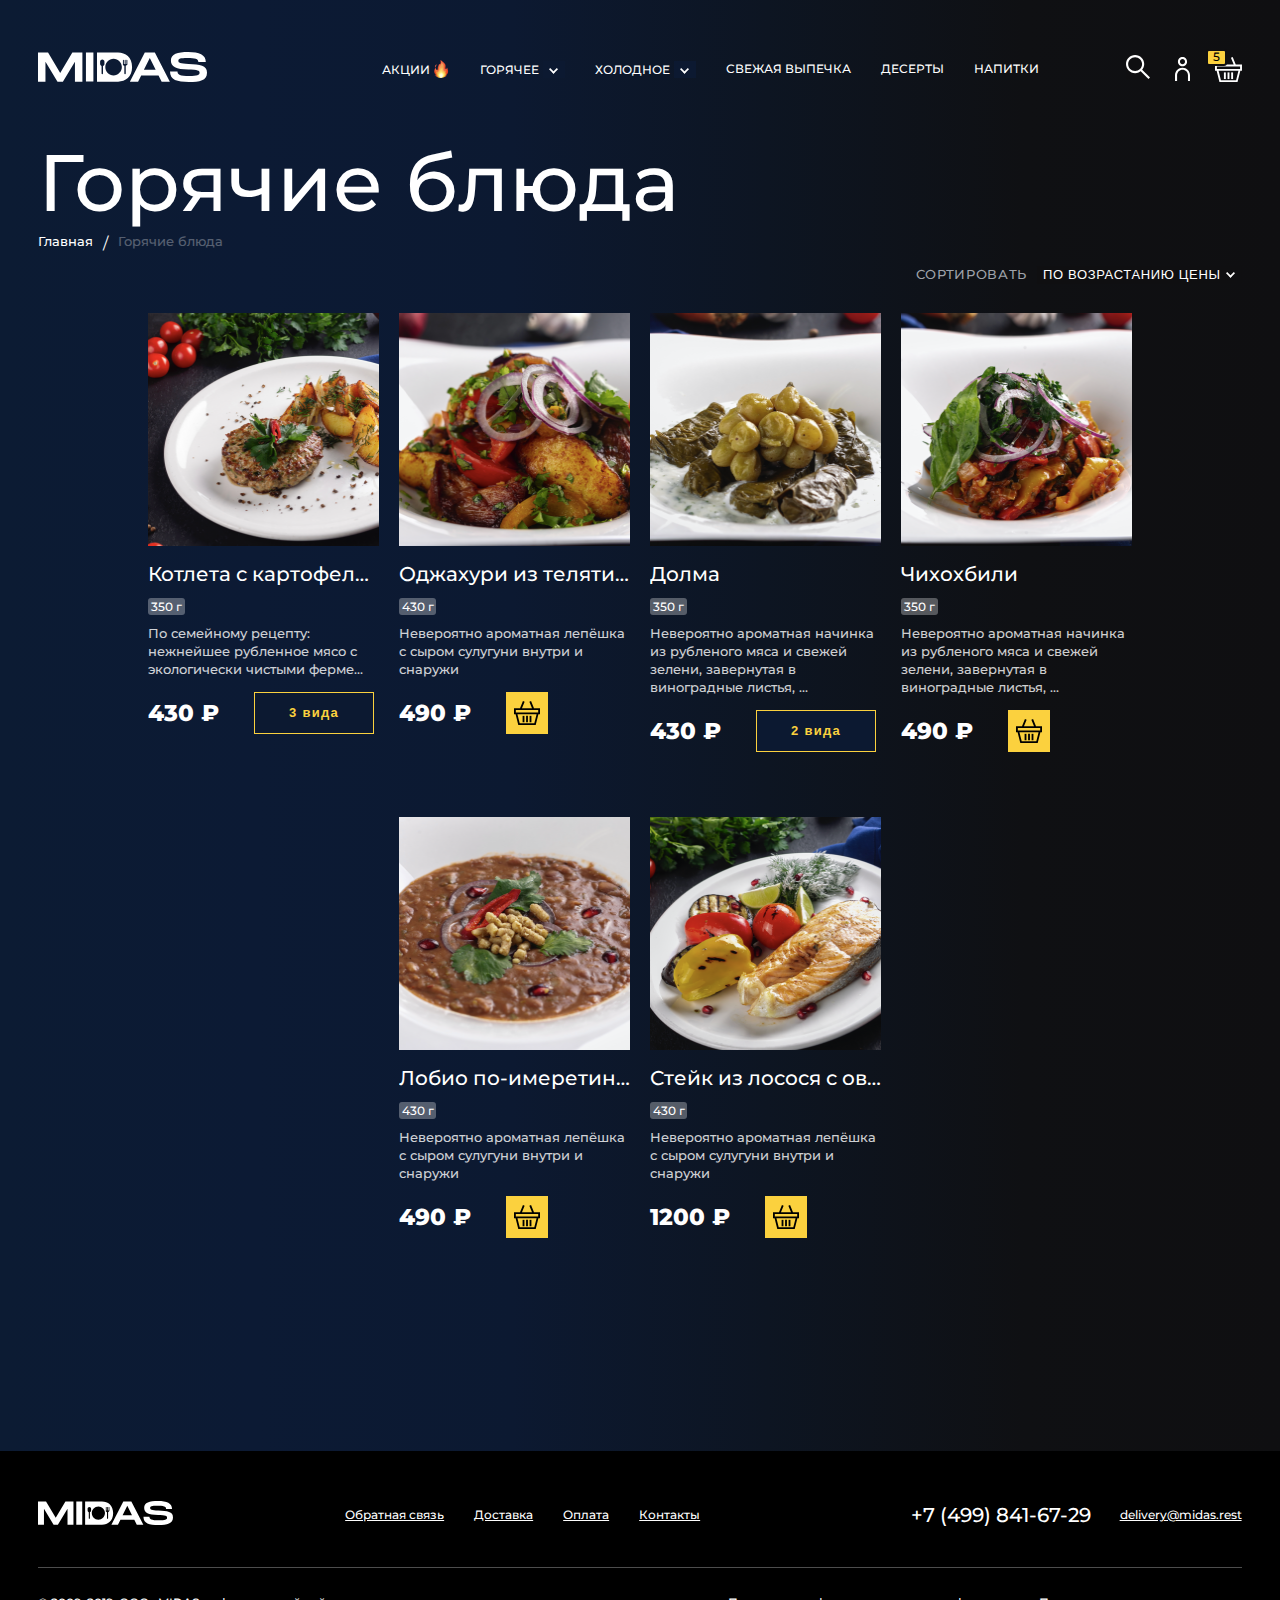
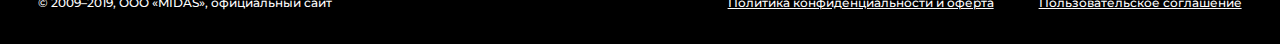
<file: menu-item.html>
<!DOCTYPE html>
<html lang="ru">
<head>
    <meta charset="UTF-8">
    <meta name="viewport" content="width=device-width, initial-scale=1.0">
    <link rel="stylesheet" href="./css/styles.css">
    <link rel="preconnect" href="https://fonts.googleapis.com">
    <link rel="preconnect" href="https://fonts.gstatic.com" crossorigin>
    <link href="https://fonts.googleapis.com/css2?family=Montserrat:ital,wght@0,100..900;1,100..900&family=Roboto:ital,wght@0,100;0,300;0,400;0,500;0,700;0,900;1,100;1,300;1,400;1,500;1,700;1,900&display=swap" rel="stylesheet">
    <title>HOT DISHES</title>
</head>
<body>
    <header class="header">
        <!-- header_opened add class -->
        <div class="container header__container">
            <a class="header__logo" href="#">
                <svg width="169" height="30" viewBox="0 0 169 30" fill="none" xmlns="http://www.w3.org/2000/svg">
                    <path d="M22.1994 21.0618L10.0606 0.475436H0V29.6672H7.46279V9.65135L19.5072 29.6672H24.8917L36.9361 9.65135V29.6672H44.3989V0.475436H34.3383L22.1994 21.0618ZM47.9413 29.6197H55.4041V0.475436H47.9413V29.6197ZM80.0124 0.475436H58.9938V29.6672H80.0124C87.5224 29.6672 94.0878 25.0079 94.0878 15.0713C94.0878 5.13471 87.4752 0.475436 80.0124 0.475436ZM66.4566 11.9334C66.4566 12.7417 66.0315 13.4548 65.3702 13.8352C65.1341 13.9778 64.9924 14.2155 64.9924 14.4532V21.4897C64.9924 21.9176 64.6618 22.2029 64.2839 22.2029C63.8588 22.2029 63.5754 21.87 63.5754 21.4897V14.4532C63.5754 14.168 63.4337 13.9303 63.1975 13.8352C62.5363 13.4548 62.1112 12.7417 62.1112 11.9334V9.74643C62.1112 8.5103 63.1031 7.55943 64.2839 7.55943C65.4647 7.55943 66.4566 8.55785 66.4566 9.74643V11.9334ZM75.5725 23.3914C70.9909 23.3914 67.3068 19.683 67.3068 15.0713C67.3068 10.4596 70.9909 6.75119 75.5725 6.75119C80.1541 6.75119 83.8383 10.4596 83.8383 15.0713C83.8383 19.6355 80.1069 23.3914 75.5725 23.3914ZM89.1756 12.6466C89.1756 13.0745 88.845 13.3597 88.4671 13.3597C88.0892 13.3597 87.7586 13.6926 87.7586 14.0729V21.4422C87.7586 21.87 87.428 22.1553 87.0501 22.1553C86.625 22.1553 86.3416 21.8225 86.3416 21.4422V14.1204C86.3416 13.6926 86.011 13.4073 85.6331 13.4073C85.208 13.4073 84.9246 13.0745 84.9246 12.6941V8.12995C84.9246 7.89223 85.1136 7.65452 85.397 7.65452C85.6804 7.65452 85.8693 7.84469 85.8693 8.12995V11.9334H86.6722V8.12995C86.6722 7.89223 86.8612 7.65452 87.1446 7.65452C87.3807 7.65452 87.6169 7.84469 87.6169 8.12995V11.9334H88.4199V8.12995C88.4199 7.89223 88.6088 7.65452 88.8922 7.65452C89.1756 7.65452 89.3645 7.84469 89.3645 8.12995V12.6466H89.1756ZM150.578 12.0285C142.124 11.5055 140.376 11.1252 140.376 8.84311C140.376 6.6561 142.124 5.99049 149.445 5.99049C157.191 5.99049 160.355 6.79873 160.355 9.98415H167.818C167.818 2.75753 161.206 0 150.248 0C139.384 0 132.913 2.04437 132.913 8.46276C132.913 15.0238 137.92 17.0206 150.531 17.5911C159.93 18.0666 161.584 18.4469 161.584 20.8716C161.584 23.1537 159.222 24.0571 151.381 24.0571C141.935 24.0571 139.479 22.6307 139.479 19.5404H132.016C132.016 27.9556 139.101 30 150.956 30C161.678 30 168.999 28.4311 168.999 20.6339C169.094 13.3122 162.009 12.6941 150.578 12.0285ZM106.793 0.475436L91.8679 29.6672H100.086L103.204 23.439H120.538L123.656 29.6672H131.874L116.854 0.475436H106.793ZM105.896 17.8288L111.8 5.99049L117.657 17.8288H105.896Z" fill="white"/>
                </svg>      
            </a>
            <div class="header__burger_container">
                <button class="header__burger-menu _form-elem">
                    <svg width="37" height="16" viewBox="0 0 37 16" fill="none" xmlns="http://www.w3.org/2000/svg">
                        <path d="M0 0H37V2H0V0Z" fill="white"/>
                        <path d="M0 7H37V9H0V7Z" fill="white"/>
                        <path d="M0 14H37V16H0V14Z" fill="white"/>
                    </svg>   
                    <span>Меню</span>      
                </button>
            </div>  
            <div class="header__add-button_container">
                <button class="header__add-button _form-elem">
                    <svg width="29" height="28" viewBox="0 0 29 28" fill="none" xmlns="http://www.w3.org/2000/svg">
                        <path d="M2.12564 0.211426L28.2886 26.3744L26.8744 27.7886L0.711426 1.62564L2.12564 0.211426Z" fill="#FBD13E"/>
                        <path d="M28.2886 1.62564L2.12568 27.7886L0.71147 26.3744L26.8744 0.211431L28.2886 1.62564Z" fill="#FBD13E"/>
                    </svg>   
                    <span>Закрыть</span>
                </button>
            </div>  
            <nav class="header__menu">
                <div class="header__stock">
                    <a class="header__menu-link">Акции</a> 
                    <img src="images/fire.png"  alt="fire" width="18" height="18">
                </div>
                <div class="header__sub-menu">
                    <a class="header__menu-link">Горячее</a>
                    <button class="_form-elem">
                        <svg width="10" height="6" viewBox="0 0 10 6" fill="none" xmlns="http://www.w3.org/2000/svg">
                            <path d="M1.19884 4.6013e-07L5.71295 4.51411L4.51411 5.71295L0 1.19884L1.19884 4.6013e-07Z" fill="white"/>
                            <path d="M9.03 1.19884L4.51589 5.71295L3.31705 4.51411L7.83116 0L9.03 1.19884Z" fill="white"/>
                        </svg>   
                    </button>
                </div>
                <div class="header__sub-menu">
                    <a class="header__menu-link">Холодное</a>
                    <button class="_form-elem">
                        <svg width="10" height="6" viewBox="0 0 10 6" fill="none" xmlns="http://www.w3.org/2000/svg">
                            <path d="M1.19884 4.6013e-07L5.71295 4.51411L4.51411 5.71295L0 1.19884L1.19884 4.6013e-07Z" fill="white"/>
                            <path d="M9.03 1.19884L4.51589 5.71295L3.31705 4.51411L7.83116 0L9.03 1.19884Z" fill="white"/>
                        </svg>   
                    </button>
                </div>
                <a class="header__menu-link">Свежая выпечка</a>
                <a class="header__menu-link">Десерты</a>
                <a class="header__menu-link">Напитки</a>
            </nav>

            <div class="header__control-buttons">
                <div> 
                    <!-- header-menu_opened add class -->
                    <div class="header__search-form"> 
                        <div class="header__search-form_active">
                            <input class="_form-elem" type="search" name="search" placeholder="Поиск блюда">
                            <svg width="24" height="24" viewBox="0 0 24 24" fill="none" xmlns="http://www.w3.org/2000/svg">
                                <path fill-rule="evenodd" clip-rule="evenodd" d="M9.10932 18.2186C14.1403 18.2186 18.2186 14.1402 18.2186 9.10931C18.2186 4.07838 14.1403 0 9.10932 0C4.07834 0 0 4.07838 0 9.10931C0 14.1402 4.07834 18.2186 9.10932 18.2186ZM9.10932 16.0752C12.9565 16.0752 16.0753 12.9565 16.0753 9.10931C16.0753 5.26212 12.9565 2.14337 9.10932 2.14337C5.26214 2.14337 2.14337 5.26212 2.14337 9.10931C2.14337 12.9565 5.26214 16.0752 9.10932 16.0752Z" fill="black"/>
                                <path d="M15.4475 13.9319L24 22.4844L22.4844 24L13.9319 15.4475L15.4475 13.9319Z" fill="black"/>
                            </svg>   
                        </div>     
                    </div>
                    <button class="header__control-button header__control-button_search _form-elem">
                        <svg class="_active" width="24" height="24" viewBox="0 0 24 24" fill="none" xmlns="http://www.w3.org/2000/svg">
                            <path fill-rule="evenodd" clip-rule="evenodd" d="M9.10932 18.2186C14.1403 18.2186 18.2186 14.1402 18.2186 9.10931C18.2186 4.07838 14.1403 0 9.10932 0C4.07834 0 0 4.07838 0 9.10931C0 14.1402 4.07834 18.2186 9.10932 18.2186ZM9.10932 16.0752C12.9565 16.0752 16.0753 12.9565 16.0753 9.10931C16.0753 5.26212 12.9565 2.14337 9.10932 2.14337C5.26214 2.14337 2.14337 5.26212 2.14337 9.10931C2.14337 12.9565 5.26214 16.0752 9.10932 16.0752Z" fill="white"/>
                            <path d="M15.4475 13.9319L24 22.4844L22.4844 24L13.9319 15.4475L15.4475 13.9319Z" fill="white"/>
                        </svg> 
                        <svg class="_hover" width="24" height="24" viewBox="0 0 24 24" fill="none" xmlns="http://www.w3.org/2000/svg">
                            <path fill-rule="evenodd" clip-rule="evenodd" d="M9.10932 18.2186C14.1403 18.2186 18.2186 14.1402 18.2186 9.10931C18.2186 4.07838 14.1403 0 9.10932 0C4.07834 0 0 4.07838 0 9.10931C0 14.1402 4.07834 18.2186 9.10932 18.2186ZM9.10932 16.0752C12.9565 16.0752 16.0753 12.9565 16.0753 9.10931C16.0753 5.26212 12.9565 2.14337 9.10932 2.14337C5.26214 2.14337 2.14337 5.26212 2.14337 9.10931C2.14337 12.9565 5.26214 16.0752 9.10932 16.0752Z" fill="#FBD13E"/>
                            <path d="M15.4475 13.9319L24 22.4844L22.4844 24L13.9319 15.4475L15.4475 13.9319Z" fill="#FBD13E"/>
                        </svg>  
                    </button> 
                </div>          
                <a class="header__control-button header__control-button_user">
                    <svg class="_active" width="15" height="24" viewBox="0 0 15 24" fill="none" xmlns="http://www.w3.org/2000/svg">
                        <path d="M7.5 9.28132C4.98992 9.28132 2.93347 7.19149 2.93347 4.64066C2.96371 2.08983 4.98992 0 7.5 0C10.0101 0 12.0665 2.08983 12.0665 4.64066C12.0665 7.19149 10.0403 9.28132 7.5 9.28132ZM7.5 2.08983C6.10887 2.08983 4.98992 3.22695 4.98992 4.64066C4.98992 6.05437 6.10887 7.19149 7.5 7.19149C8.89113 7.19149 10.0101 6.05437 10.0101 4.64066C10.0101 3.22695 8.89113 2.08983 7.5 2.08983Z" fill="white"/>
                        <path d="M12.9738 24V18.2553C12.9738 15.182 10.5242 12.7234 7.53024 12.7234C4.50605 12.7234 2.08669 15.2128 2.08669 18.2553V24H0V18.2553C0 14.0449 3.35685 10.6336 7.5 10.6336C11.6431 10.6336 15 14.0449 15 18.2553V24H12.9738Z" fill="white"/>
                    </svg>  
                    <svg class="_hover" width="15" height="24" viewBox="0 0 15 24" fill="none" xmlns="http://www.w3.org/2000/svg">
                        <path d="M7.5 9.28132C4.98992 9.28132 2.93347 7.19149 2.93347 4.64066C2.96371 2.08983 4.98992 0 7.5 0C10.0101 0 12.0665 2.08983 12.0665 4.64066C12.0665 7.19149 10.0403 9.28132 7.5 9.28132ZM7.5 2.08983C6.10887 2.08983 4.98992 3.22695 4.98992 4.64066C4.98992 6.05437 6.10887 7.19149 7.5 7.19149C8.89113 7.19149 10.0101 6.05437 10.0101 4.64066C10.0101 3.22695 8.89113 2.08983 7.5 2.08983Z" fill="#FBD13E"/>
                        <path d="M12.9738 24V18.2553C12.9738 15.182 10.5242 12.7234 7.53024 12.7234C4.50605 12.7234 2.08669 15.2128 2.08669 18.2553V24H0V18.2553C0 14.0449 3.35685 10.6336 7.5 10.6336C11.6431 10.6336 15 14.0449 15 18.2553V24H12.9738Z" fill="#FBD13E"/>
                    </svg>         
                </a>
                <div class="header__basket-container">
                    <a class="header__control-button header__control-button_basket">
                        <svg class="_active" width="27" height="25" viewBox="0 0 27 25" fill="none" xmlns="http://www.w3.org/2000/svg">
                            <path d="M4.44457 25L1.6327 13.8197H0V7.50297H6.22844L9.2822 0L11.0358 0.682088L8.2542 7.53262H18.6853L15.9339 0.682088L17.6876 0L20.7413 7.50297H26.9698V13.8197H25.3371L22.5252 25H4.44457ZM21.0739 23.1613L23.4323 13.8493H3.56775L5.92609 23.1613H21.0739ZM25.0952 11.981V9.40095H1.90482V11.981H25.0952Z" fill="white"/>
                            <path d="M14.4523 15.3914H12.5475V22.064H14.4523V15.3914Z" fill="white"/>
                            <path d="M18.0806 15.3914H16.1758V22.064H18.0806V15.3914Z" fill="white"/>
                            <path d="M10.8242 15.3914H8.91936V22.064H10.8242V15.3914Z" fill="white"/>
                        </svg>   
                        <svg class="_hover" width="27" height="25" viewBox="0 0 27 25" fill="none" xmlns="http://www.w3.org/2000/svg">
                            <path d="M4.44457 25L1.6327 13.8197H0V7.50297H6.22844L9.2822 0L11.0358 0.682088L8.2542 7.53262H18.6853L15.9339 0.682088L17.6876 0L20.7413 7.50297H26.9698V13.8197H25.3371L22.5252 25H4.44457ZM21.0739 23.1613L23.4323 13.8493H3.56775L5.92609 23.1613H21.0739ZM25.0952 11.981V9.40095H1.90482V11.981H25.0952Z" fill="#FBD13E"/>
                            <path d="M14.4523 15.3914H12.5475V22.064H14.4523V15.3914Z" fill="#FBD13E"/>
                            <path d="M18.0806 15.3914H16.1758V22.064H18.0806V15.3914Z" fill="#FBD13E"/>
                            <path d="M10.8242 15.3914H8.91936V22.064H10.8242V15.3914Z" fill="#FBD13E"/>
                        </svg>  
                    </a>
                    <a class="header__control-button_quantity">
                        <span>5</span>
                    </a> 
                </div>
            </div>
        </div>
        <div class="menu-overlay">
            <div class="menu-tablet">
                <div class="menu-tablet__container">
                    <div class="menu-tablet__stock">
                        <span>30%</span>
                        <div class="menu-tablet__link">
                            <a>Акции</a> 
                            <img src="images/fire.png"  alt="fire" width="18" height="18">   
                        </div>
                        <span>20%</span>
                    </div>
                    <nav class="menu-tablet__list">
                        <div class="menu-tablet__option">
                            <span>Горячее:</span>
                            <div class="menu-tablet__elements">
                                <div class="menu-tablet__element"> 
                                    <img src="images/hot-dishes.png" alt="hot dishes" width="68" height="67">
                                    <a class="menu-tablet__link">Горячие блюда</a>
                                </div>
                                <div class="menu-tablet__element"> 
                                    <img src="images/bakery.png" alt="bakery" width="68" height="67"> 
                                    <a class="menu-tablet__link">Свежая выпечка</a>
                                </div>
                                <div class="menu-tablet__element"> 
                                    <img src="images/soups.png" alt="soups" width="68" height="67">
                                    <a class="menu-tablet__link">Супы</a>   
                                </div>
                                <div class="menu-tablet__element"> 
                                    <img src="images/desserts.png" alt="desserts" width="68" height="67">
                                    <a class="menu-tablet__link">Десерты</a>
                                </div>
                                <div class="menu-tablet__element">
                                    <img src="images/khinkali.png" alt="khinkali" width="68" height="67">
                                    <a class="menu-tablet__link">Хинкали</a>   
                                </div>
                                <div class="menu-tablet__element">
                                    <img src="images/drinks.png" alt="drinks" width="68" height="67">
                                    <a class="menu-tablet__link">Напитки</a>
                                </div>
                            </div>
                        </div>
                        <div class="menu-tablet__option">
                            <span>Холодное:</span>
                            <div class="menu-tablet__elements menu-tablet__elements_single-column">
                                <div class="menu-tablet__element">
                                    <img src="images/cold-snacks.png" alt="cold snacks" width="68" height="67">
                                    <a class="menu-tablet__link">Холодные закуски</a>     
                                </div>
                                <div class="menu-tablet__element"> 
                                    <img src="images/salads.png" alt="salads" width="68" height="67"> 
                                    <a class="menu-tablet__link">Салаты</a>
                                </div>
                                <div class="menu-tablet__element">
                                    <img src="images/salads.png" alt="salads" width="68" height="67"> 
                                    <a class="menu-tablet__link">Соусы</a>
                                </div>
                            </div>
                        </div>
                    </nav>
                </div> 
            </div>    
            <nav class="menu-phone"> 
                <div class="menu-phone__form">
                    <input class="_form-elem" type="search" name="search" placeholder="Поиск блюда">
                    <svg width="24" height="24" viewBox="0 0 24 24" fill="none" xmlns="http://www.w3.org/2000/svg">
                        <path fill-rule="evenodd" clip-rule="evenodd" d="M9.10932 18.2186C14.1403 18.2186 18.2186 14.1402 18.2186 9.10931C18.2186 4.07838 14.1403 0 9.10932 0C4.07834 0 0 4.07838 0 9.10931C0 14.1402 4.07834 18.2186 9.10932 18.2186ZM9.10932 16.0752C12.9565 16.0752 16.0753 12.9565 16.0753 9.10931C16.0753 5.26212 12.9565 2.14337 9.10932 2.14337C5.26214 2.14337 2.14337 5.26212 2.14337 9.10931C2.14337 12.9565 5.26214 16.0752 9.10932 16.0752Z" fill="black"/>
                        <path d="M15.4475 13.9319L24 22.4844L22.4844 24L13.9319 15.4475L15.4475 13.9319Z" fill="black"/>
                    </svg>    
                </div>
                <div class="menu-phone__line">
                    <div class="menu-phone__element">
                        <img src="images/big-fire.png"  alt="big fire" width="30" height="30">
                        <a class="menu-phone__link">Акции</a>     
                    </div>
                </div>   
                <div class="menu-phone__line menu-phone__line_bordered"> 
                    <div class="menu-phone__block-menu">
                        <!-- menu-phone_opened add class -->
                        <div class="menu-phone__title">
                            <svg class="menu-phone__arrow_white" width="15" height="10" viewBox="0 0 15 10" fill="none" xmlns="http://www.w3.org/2000/svg">
                                <path d="M1.99143 8.05416e-07L9.48995 7.90154L7.49851 10L0 2.09847L1.99143 8.05416e-07Z" fill="white"/>
                                <path d="M15 2.09846L7.50149 10L5.51006 7.90153L13.0086 0L15 2.09846Z" fill="white"/>
                            </svg>
                            <svg class="menu-phone__arrow_grey" width="15" height="10" viewBox="0 0 15 10" fill="none" xmlns="http://www.w3.org/2000/svg">
                                <path d="M13.0086 10L5.51006 2.09846L7.50149 -6.55541e-07L15 7.90153L13.0086 10Z" fill="#999999"/>
                                <path d="M1.83454e-07 7.90153L7.49851 2.97874e-07L9.48995 2.09846L1.99143 10L1.83454e-07 7.90153Z" fill="#999999"/>
                            </svg>
                            <span class="menu-phone__description">Горячее</span>
                            <span class="menu-phone__quantity">3 шт</span>
                        </div> 
                        <div class="menu-phone__elements">
                            <div class="menu-phone__element">
                                <img src="images/hot-dishes.png" alt="hot dishes" width="39" height="38">
                                <a class="menu-phone__link">Горячие блюда</a>
                            </div>
                            <div class="menu-phone__element"> 
                                <img src="images/soups.png" alt="soups" width="39" height="38">
                                <a class="menu-phone__link">Супы</a>
                            </div>
                            <div class="menu-phone__element">
                                <img src="images/khinkali.png" alt="khinkali" width="39" height="38">
                                <a class="menu-phone__link">Хинкали</a>
                            </div>  
                        </div> 
                    </div>        
                </div>  
                <div class="menu-phone__line menu-phone__line_bordered"> 
                    <div class="menu-phone__title">
                        <svg class="menu-phone__arrow_white" width="15" height="10" viewBox="0 0 15 10" fill="none" xmlns="http://www.w3.org/2000/svg">
                            <path d="M1.99143 8.05416e-07L9.48995 7.90154L7.49851 10L0 2.09847L1.99143 8.05416e-07Z" fill="white"/>
                            <path d="M15 2.09846L7.50149 10L5.51006 7.90153L13.0086 0L15 2.09846Z" fill="white"/>
                        </svg>
                        <svg class="menu-phone__arrow_grey" width="15" height="10" viewBox="0 0 15 10" fill="none" xmlns="http://www.w3.org/2000/svg">
                            <path d="M13.0086 10L5.51006 2.09846L7.50149 -6.55541e-07L15 7.90153L13.0086 10Z" fill="#999999"/>
                            <path d="M1.83454e-07 7.90153L7.49851 2.97874e-07L9.48995 2.09846L1.99143 10L1.83454e-07 7.90153Z" fill="#999999"/>
                        </svg>           
                        <span class="menu-phone__description">Холодное</span>
                        <span class="menu-phone__quantity">
                            3 шт
                        </span>
                    </div>
                </div>    
                <div class="menu-phone__line menu-phone__line_bordered">
                    <div class="menu-phone__element"> 
                        <img src="images/bakery.png" alt="bakery" width="39" height="38">
                        <a class="menu-phone__link">Свежая выпечка</a>
                    </div>
                </div>
                <div class="menu-phone__line menu-phone__line_bordered">    
                    <div class="menu-phone__element"> 
                        <img src="images/desserts.png" alt="desserts" width="39" height="38"> 
                        <a class="menu-phone__link">Десерты</a>
                    </div>
                </div>
                <div class="menu-phone__line menu-phone__line_bordered">    
                    <div class="menu-phone__element"> 
                        <img src="images/drinks.png" alt="drinks" width="39" height="38"> 
                        <a class="menu-phone__link">Напитки</a>
                    </div>
                </div>    
            </nav>
        </div> 
    </header>
    <section class="menu-item">
        <div class="container menu-item__container">
            <div class="menu-item__name">
                <span class="menu-item__title">Горячие блюда</span>
                <nav class="menu-item__breadcrumbs">
                    <a class="menu-item__breadcrumb-element">Главная</a>
                    <span class="menu-item__breadcrumb-separator">/</span>
                    <a class="menu-item__breadcrumb-element">Горячие блюда</a>
                </nav>
            </div>
            <div class="menu-item__filters">
                <span>Сортировать</span>
                <button class="menu-item__type-of-filters _form-elem">
                    <span>По возрастанию цены</span>
                    <svg width="10" height="6" viewBox="0 0 10 6" fill="none" xmlns="http://www.w3.org/2000/svg">
                        <path d="M1.19884 4.6013e-07L5.71295 4.51411L4.51411 5.71295L0 1.19884L1.19884 4.6013e-07Z" fill="white"/>
                        <path d="M9.03 1.19884L4.51589 5.71295L3.31705 4.51411L7.83116 0L9.03 1.19884Z" fill="white"/>
                    </svg>   
                </button>
            </div>
            <div class="menu-item__catalog">
                <div class="menu-list__product-card">
                    <img src="images/6-product-card.png" alt="Котлета с картофелем по-деревенски" width="233" height="233"> 
                    <span class="menu-list__title">Котлета с картофелем по-деревенски</span>
                    <div class="menu-list__quantity">
                        <span>350 г</span>
                    </div>
                    <span class="menu-list__description">По семейному рецепту: нежнейшее рубленное мясо с экологически чистыми ферме...</span>
                    <div class="menu-list__sum">
                        <div class="menu-list__price">
                            <span class="menu-list__first-price">410 ₽ –</span>
                            <span class="menu-list__new-price">430 ₽</span>
                        </div>
                        <button class="button-quantity _form-elem">
                            <!-- _button-quantity_click add class -->
                            <span>3 вида</span>
                        </button>
                    </div>
                </div>
                <div class="menu-list__product-card">
                    <img src="images/(2)-product-card.png" alt="Оджахури из телятины" width="233" height="233"> 
                    <span class="menu-list__title">Оджахури из телятины</span>
                    <div class="menu-list__quantity">
                        <span>430 г</span>
                    </div>
                    <span class="menu-list__description">Невероятно ароматная лепёшка с сыром сулугуни внутри и снаружи</span>
                    <div class="menu-list__sum">
                        <span class="menu-list__new-price">490 ₽</span>
                        <button class="button-basket _form-elem">
                            <!-- _button-basket_click add class -->
                            <svg class="button-basket_active" width="26" height="25" viewBox="0 0 26 25" fill="none" xmlns="http://www.w3.org/2000/svg">
                                <path d="M4.28475 24.1011L1.57399 13.3228H0V7.23318H6.00448L8.94843 0L10.639 0.657562L7.9574 7.26177H18.0135L15.361 0.657562L17.0516 0L19.9955 7.23318H26V13.3228H24.426L21.7152 24.1011H4.28475ZM20.3161 22.3285L22.5897 13.3514H3.43946L5.71301 22.3285H20.3161ZM24.1928 11.5502V9.06291H1.83632V11.5502H24.1928Z" fill="black"/>
                                <path d="M13.9327 14.838H12.0963V21.2707H13.9327V14.838Z" fill="black"/>
                                <path d="M17.4305 14.838H15.5942V21.2707H17.4305V14.838Z" fill="black"/>
                                <path d="M10.435 14.838H8.59865V21.2707H10.435V14.838Z" fill="black"/>
                            </svg> 
                            <svg class="button-basket_click" width="26" height="25" viewBox="0 0 26 25" fill="none" xmlns="http://www.w3.org/2000/svg">
                                <path d="M4.28475 24.1011L1.57399 13.3228H0V7.23318H6.00448L8.94843 0L10.639 0.657562L7.9574 7.26177H18.0135L15.361 0.657562L17.0516 0L19.9955 7.23318H26V13.3228H24.426L21.7152 24.1011H4.28475ZM20.3161 22.3285L22.5897 13.3514H3.43946L5.71301 22.3285H20.3161ZM24.1928 11.5502V9.06291H1.83632V11.5502H24.1928Z" fill="#FBD13E"/>
                                <path d="M13.9327 14.838H12.0963V21.2707H13.9327V14.838Z" fill="#FBD13E"/>
                                <path d="M17.4305 14.838H15.5942V21.2707H17.4305V14.838Z" fill="#FBD13E"/>
                                <path d="M10.435 14.838H8.59865V21.2707H10.435V14.838Z" fill="#FBD13E"/>
                            </svg>       
                        </button>
                    </div>
                </div>
                <div class="menu-list__product-card">
                    <img src="images/(3)-product-card.png" alt="Долма" width="233" height="233"> 
                    <span class="menu-list__title">Долма</span>
                    <div class="menu-list__quantity">
                        <span>350 г</span>
                    </div>
                    <span class="menu-list__description">Невероятно ароматная начинка из рубленого мяса и свежей зелени, завернутая в виноградные листья, ...</span>
                    <div class="menu-list__sum">
                        <div class="menu-list__price">
                            <span class="menu-list__first-price">410 ₽ –</span>
                            <span class="menu-list__new-price">430 ₽</span>
                        </div>
                        <button class="button-quantity _form-elem">
                            <!-- _button-quantity_click add class -->
                            <span>2 вида</span>
                        </button>
                    </div>
                </div>
                <div class="menu-list__product-card">
                    <img src="images/(4)-product-card.png" alt="Чихохбили" width="233" height="233"> 
                    <span class="menu-list__title">Чихохбили</span>
                    <div class="menu-list__quantity">
                        <span>350 г</span>
                    </div>
                    <span class="menu-list__description">Невероятно ароматная начинка из рубленого мяса и свежей зелени, завернутая в виноградные листья, ...</span>
                    <div class="menu-list__sum">
                        <span class="menu-list__new-price">490 ₽</span>
                        <button class="button-basket _form-elem">
                            <!-- _button-basket_click add class -->
                            <svg class="button-basket_active" width="26" height="25" viewBox="0 0 26 25" fill="none" xmlns="http://www.w3.org/2000/svg">
                                <path d="M4.28475 24.1011L1.57399 13.3228H0V7.23318H6.00448L8.94843 0L10.639 0.657562L7.9574 7.26177H18.0135L15.361 0.657562L17.0516 0L19.9955 7.23318H26V13.3228H24.426L21.7152 24.1011H4.28475ZM20.3161 22.3285L22.5897 13.3514H3.43946L5.71301 22.3285H20.3161ZM24.1928 11.5502V9.06291H1.83632V11.5502H24.1928Z" fill="black"/>
                                <path d="M13.9327 14.838H12.0963V21.2707H13.9327V14.838Z" fill="black"/>
                                <path d="M17.4305 14.838H15.5942V21.2707H17.4305V14.838Z" fill="black"/>
                                <path d="M10.435 14.838H8.59865V21.2707H10.435V14.838Z" fill="black"/>
                            </svg> 
                            <svg class="button-basket_click" width="26" height="25" viewBox="0 0 26 25" fill="none" xmlns="http://www.w3.org/2000/svg">
                                <path d="M4.28475 24.1011L1.57399 13.3228H0V7.23318H6.00448L8.94843 0L10.639 0.657562L7.9574 7.26177H18.0135L15.361 0.657562L17.0516 0L19.9955 7.23318H26V13.3228H24.426L21.7152 24.1011H4.28475ZM20.3161 22.3285L22.5897 13.3514H3.43946L5.71301 22.3285H20.3161ZM24.1928 11.5502V9.06291H1.83632V11.5502H24.1928Z" fill="#FBD13E"/>
                                <path d="M13.9327 14.838H12.0963V21.2707H13.9327V14.838Z" fill="#FBD13E"/>
                                <path d="M17.4305 14.838H15.5942V21.2707H17.4305V14.838Z" fill="#FBD13E"/>
                                <path d="M10.435 14.838H8.59865V21.2707H10.435V14.838Z" fill="#FBD13E"/>
                            </svg>       
                        </button>
                    </div>
                </div>
                <div class="menu-list__product-card">
                    <img src="images/(5)-product-card.png" alt="Лобио по-имеретински" width="233" height="233"> 
                    <span class="menu-list__title">Лобио по-имеретински</span>
                    <div class="menu-list__quantity">
                        <span>430 г</span>
                    </div>
                    <span class="menu-list__description">Невероятно ароматная лепёшка с сыром сулугуни внутри и снаружи</span>
                    <div class="menu-list__sum">
                        <span class="menu-list__new-price">490 ₽</span>
                        <button class="button-basket _form-elem">
                            <!-- _button-basket_click add class -->
                            <svg class="button-basket_active" width="26" height="25" viewBox="0 0 26 25" fill="none" xmlns="http://www.w3.org/2000/svg">
                                <path d="M4.28475 24.1011L1.57399 13.3228H0V7.23318H6.00448L8.94843 0L10.639 0.657562L7.9574 7.26177H18.0135L15.361 0.657562L17.0516 0L19.9955 7.23318H26V13.3228H24.426L21.7152 24.1011H4.28475ZM20.3161 22.3285L22.5897 13.3514H3.43946L5.71301 22.3285H20.3161ZM24.1928 11.5502V9.06291H1.83632V11.5502H24.1928Z" fill="black"/>
                                <path d="M13.9327 14.838H12.0963V21.2707H13.9327V14.838Z" fill="black"/>
                                <path d="M17.4305 14.838H15.5942V21.2707H17.4305V14.838Z" fill="black"/>
                                <path d="M10.435 14.838H8.59865V21.2707H10.435V14.838Z" fill="black"/>
                            </svg> 
                            <svg class="button-basket_click" width="26" height="25" viewBox="0 0 26 25" fill="none" xmlns="http://www.w3.org/2000/svg">
                                <path d="M4.28475 24.1011L1.57399 13.3228H0V7.23318H6.00448L8.94843 0L10.639 0.657562L7.9574 7.26177H18.0135L15.361 0.657562L17.0516 0L19.9955 7.23318H26V13.3228H24.426L21.7152 24.1011H4.28475ZM20.3161 22.3285L22.5897 13.3514H3.43946L5.71301 22.3285H20.3161ZM24.1928 11.5502V9.06291H1.83632V11.5502H24.1928Z" fill="#FBD13E"/>
                                <path d="M13.9327 14.838H12.0963V21.2707H13.9327V14.838Z" fill="#FBD13E"/>
                                <path d="M17.4305 14.838H15.5942V21.2707H17.4305V14.838Z" fill="#FBD13E"/>
                                <path d="M10.435 14.838H8.59865V21.2707H10.435V14.838Z" fill="#FBD13E"/>
                            </svg>       
                        </button>
                    </div>
                </div>
                <div class="menu-list__product-card">
                    <img src="images/(6)-product-card.png" alt="Стейк из лосося с овощами" width="233" height="233"> 
                    <span class="menu-list__title">Стейк из лосося с овощами</span>
                    <div class="menu-list__quantity">
                        <span>430 г</span>
                    </div>
                    <span class="menu-list__description">Невероятно ароматная лепёшка с сыром сулугуни внутри и снаружи</span>
                    <div class="menu-list__sum">
                        <span class="menu-list__new-price">1200 ₽</span>
                        <button class="button-basket _form-elem">
                            <!-- _button-basket_click add class -->
                            <svg class="button-basket_active" width="26" height="25" viewBox="0 0 26 25" fill="none" xmlns="http://www.w3.org/2000/svg">
                                <path d="M4.28475 24.1011L1.57399 13.3228H0V7.23318H6.00448L8.94843 0L10.639 0.657562L7.9574 7.26177H18.0135L15.361 0.657562L17.0516 0L19.9955 7.23318H26V13.3228H24.426L21.7152 24.1011H4.28475ZM20.3161 22.3285L22.5897 13.3514H3.43946L5.71301 22.3285H20.3161ZM24.1928 11.5502V9.06291H1.83632V11.5502H24.1928Z" fill="black"/>
                                <path d="M13.9327 14.838H12.0963V21.2707H13.9327V14.838Z" fill="black"/>
                                <path d="M17.4305 14.838H15.5942V21.2707H17.4305V14.838Z" fill="black"/>
                                <path d="M10.435 14.838H8.59865V21.2707H10.435V14.838Z" fill="black"/>
                            </svg> 
                            <svg class="button-basket_click" width="26" height="25" viewBox="0 0 26 25" fill="none" xmlns="http://www.w3.org/2000/svg">
                                <path d="M4.28475 24.1011L1.57399 13.3228H0V7.23318H6.00448L8.94843 0L10.639 0.657562L7.9574 7.26177H18.0135L15.361 0.657562L17.0516 0L19.9955 7.23318H26V13.3228H24.426L21.7152 24.1011H4.28475ZM20.3161 22.3285L22.5897 13.3514H3.43946L5.71301 22.3285H20.3161ZM24.1928 11.5502V9.06291H1.83632V11.5502H24.1928Z" fill="#FBD13E"/>
                                <path d="M13.9327 14.838H12.0963V21.2707H13.9327V14.838Z" fill="#FBD13E"/>
                                <path d="M17.4305 14.838H15.5942V21.2707H17.4305V14.838Z" fill="#FBD13E"/>
                                <path d="M10.435 14.838H8.59865V21.2707H10.435V14.838Z" fill="#FBD13E"/>
                            </svg>       
                        </button>
                    </div>
                </div>
            </div>
        </div>
    </section>
    <footer>
        <div class="container footer__container">
            <div class="footer__info">
                <div class="footer__navigation">
                    <a class="footer__logo" href="#">
                        <svg width="135" height="24" viewBox="0 0 135 24" fill="none" xmlns="http://www.w3.org/2000/svg">
                            <path d="M17.7333 16.8494L8.03657 0.380349H0V23.7338H5.9614V7.72108L15.5826 23.7338H19.8839L29.5051 7.72108V23.7338H35.4665V0.380349H27.43L17.7333 16.8494ZM38.2963 23.6957H44.2577V0.380349H38.2963V23.6957ZM63.9152 0.380349H47.1252V23.7338H63.9152C69.9144 23.7338 75.1589 20.0063 75.1589 12.0571C75.1589 4.10777 69.8766 0.380349 63.9152 0.380349ZM53.0866 9.54675C53.0866 10.1933 52.7471 10.7639 52.2188 11.0681C52.0302 11.1823 51.917 11.3724 51.917 11.5626V17.1918C51.917 17.5341 51.6529 17.7623 51.351 17.7623C51.0115 17.7623 50.7851 17.496 50.7851 17.1918V11.5626C50.7851 11.3344 50.6719 11.1442 50.4832 11.0681C49.955 10.7639 49.6154 10.1933 49.6154 9.54675V7.79715C49.6154 6.80824 50.4078 6.04754 51.351 6.04754C52.2943 6.04754 53.0866 6.84628 53.0866 7.79715V9.54675ZM60.3686 18.7132C56.7087 18.7132 53.7658 15.7464 53.7658 12.0571C53.7658 8.36767 56.7087 5.40095 60.3686 5.40095C64.0284 5.40095 66.9714 8.36767 66.9714 12.0571C66.9714 15.7084 63.9907 18.7132 60.3686 18.7132ZM71.2349 10.1173C71.2349 10.4596 70.9708 10.6878 70.669 10.6878C70.3671 10.6878 70.103 10.954 70.103 11.2583V17.1537C70.103 17.496 69.8389 17.7242 69.5371 17.7242C69.1975 17.7242 68.9711 17.458 68.9711 17.1537V11.2964C68.9711 10.954 68.707 10.7258 68.4052 10.7258C68.0656 10.7258 67.8392 10.4596 67.8392 10.1553V6.50396C67.8392 6.31379 67.9901 6.12361 68.2165 6.12361C68.4429 6.12361 68.5938 6.27575 68.5938 6.50396V9.54675H69.2352V6.50396C69.2352 6.31379 69.3861 6.12361 69.6125 6.12361C69.8012 6.12361 69.9898 6.27575 69.9898 6.50396V9.54675H70.6312V6.50396C70.6312 6.31379 70.7822 6.12361 71.0086 6.12361C71.2349 6.12361 71.3859 6.27575 71.3859 6.50396V10.1173H71.2349ZM120.284 9.62282C113.531 9.20444 112.135 8.90016 112.135 7.07449C112.135 5.32488 113.531 4.79239 119.379 4.79239C125.567 4.79239 128.095 5.43899 128.095 7.98732H134.056C134.056 2.20602 128.774 0 120.02 0C111.342 0 106.173 1.6355 106.173 6.77021C106.173 12.019 110.173 13.6165 120.247 14.0729C127.755 14.4532 129.076 14.7575 129.076 16.6973C129.076 18.523 127.189 19.2456 120.926 19.2456C113.38 19.2456 111.418 18.1046 111.418 15.6323H105.456C105.456 22.3645 111.116 24 120.586 24C129.151 24 134.999 22.7448 134.999 16.5071C135.075 10.6498 129.415 10.1553 120.284 9.62282ZM85.3084 0.380349L73.3856 23.7338H79.9507L82.4409 18.7512H96.2879L98.7781 23.7338H105.343L93.3449 0.380349H85.3084ZM84.5915 14.2631L89.3078 4.79239L93.9864 14.2631H84.5915Z" fill="white"/>
                        </svg>      
                    </a>
                    <nav class="footer__links">
                        <a class="footer__link">Обратная связь</a>
                        <a class="footer__link">Доставка</a>
                        <a class="footer__link">Оплата</a>
                        <a class="footer__link">Контакты</a>
                    </nav>
                </div>
                <div class="footer__contact-block">
                    <a class="footer__logo_phone" href="#">
                        <svg width="135" height="24" viewBox="0 0 135 24" fill="none" xmlns="http://www.w3.org/2000/svg">
                            <path d="M17.7333 16.8494L8.03657 0.380349H0V23.7338H5.9614V7.72108L15.5826 23.7338H19.8839L29.5051 7.72108V23.7338H35.4665V0.380349H27.43L17.7333 16.8494ZM38.2963 23.6957H44.2577V0.380349H38.2963V23.6957ZM63.9152 0.380349H47.1252V23.7338H63.9152C69.9144 23.7338 75.1589 20.0063 75.1589 12.0571C75.1589 4.10777 69.8766 0.380349 63.9152 0.380349ZM53.0866 9.54675C53.0866 10.1933 52.7471 10.7639 52.2188 11.0681C52.0302 11.1823 51.917 11.3724 51.917 11.5626V17.1918C51.917 17.5341 51.6529 17.7623 51.351 17.7623C51.0115 17.7623 50.7851 17.496 50.7851 17.1918V11.5626C50.7851 11.3344 50.6719 11.1442 50.4832 11.0681C49.955 10.7639 49.6154 10.1933 49.6154 9.54675V7.79715C49.6154 6.80824 50.4078 6.04754 51.351 6.04754C52.2943 6.04754 53.0866 6.84628 53.0866 7.79715V9.54675ZM60.3686 18.7132C56.7087 18.7132 53.7658 15.7464 53.7658 12.0571C53.7658 8.36767 56.7087 5.40095 60.3686 5.40095C64.0284 5.40095 66.9714 8.36767 66.9714 12.0571C66.9714 15.7084 63.9907 18.7132 60.3686 18.7132ZM71.2349 10.1173C71.2349 10.4596 70.9708 10.6878 70.669 10.6878C70.3671 10.6878 70.103 10.954 70.103 11.2583V17.1537C70.103 17.496 69.8389 17.7242 69.5371 17.7242C69.1975 17.7242 68.9711 17.458 68.9711 17.1537V11.2964C68.9711 10.954 68.707 10.7258 68.4052 10.7258C68.0656 10.7258 67.8392 10.4596 67.8392 10.1553V6.50396C67.8392 6.31379 67.9901 6.12361 68.2165 6.12361C68.4429 6.12361 68.5938 6.27575 68.5938 6.50396V9.54675H69.2352V6.50396C69.2352 6.31379 69.3861 6.12361 69.6125 6.12361C69.8012 6.12361 69.9898 6.27575 69.9898 6.50396V9.54675H70.6312V6.50396C70.6312 6.31379 70.7822 6.12361 71.0086 6.12361C71.2349 6.12361 71.3859 6.27575 71.3859 6.50396V10.1173H71.2349ZM120.284 9.62282C113.531 9.20444 112.135 8.90016 112.135 7.07449C112.135 5.32488 113.531 4.79239 119.379 4.79239C125.567 4.79239 128.095 5.43899 128.095 7.98732H134.056C134.056 2.20602 128.774 0 120.02 0C111.342 0 106.173 1.6355 106.173 6.77021C106.173 12.019 110.173 13.6165 120.247 14.0729C127.755 14.4532 129.076 14.7575 129.076 16.6973C129.076 18.523 127.189 19.2456 120.926 19.2456C113.38 19.2456 111.418 18.1046 111.418 15.6323H105.456C105.456 22.3645 111.116 24 120.586 24C129.151 24 134.999 22.7448 134.999 16.5071C135.075 10.6498 129.415 10.1553 120.284 9.62282ZM85.3084 0.380349L73.3856 23.7338H79.9507L82.4409 18.7512H96.2879L98.7781 23.7338H105.343L93.3449 0.380349H85.3084ZM84.5915 14.2631L89.3078 4.79239L93.9864 14.2631H84.5915Z" fill="white"/>
                        </svg>      
                    </a>
                    <div class="footer__contacts">
                        <a class="footer__number" href="tel:+74998416729">+7 (499) 841-67-29</a>
                        <a class="footer__email" href="mailto:delivery@midas.rest&body=Задайте нам вопрос?subject=вопрос">delivery@midas.rest</a>
                    </div>    
                </div>
            </div>
            <div class="footer__description">
                <p class="footer__name">© 2009–2019, ООО «MIDAS», официальный сайт</p>
                <div class="footer__documents">
                    <a class="footer__document">Политика конфиденциальности и оферта</a>
                    <a class="footer__document">Пользовательское соглашение</a>
                </div>
            </div>
        </div>
    </footer>
</body>
</html>
</file>
<file: css/styles.css>
* {
    margin: 0;
    box-sizing: border-box; 
}

body {
    font-family: "Montserrat", sans-serif;
    color: #FFFFFF;
    font-size: 16px;
    font-weight: 400;
    background: linear-gradient(to right, #0c1b33, #0c1a34, #0c1931, #0d1522, #0f1013, #0f0f11);
    /* overflow-y: hidden; */
}

input[type="search"]::-webkit-search-decoration,
input[type="search"]::-webkit-search-cancel-button,
input[type="search"]::-webkit-search-results-button,
input[type="search"]::-webkit-search-results-decoration {
  -webkit-appearance:none;
}

.container {
    width: 1500px;
    margin: 0 auto;
}

@media (min-width: 1200px) and (max-width: 1500px) {
    .container {
        width: 94%;
    }
}

@media (min-width: 1024px) and (max-width: 1200px) {
    .container {
        width: 94%;
    }
}

@media (min-width: 768px) and (max-width: 1024px) {
    .container {
        width: 92%;
    }
}

@media (max-width: 768px) {
    .container {
        width: 91%;
    }
}


._form-elem {
    outline: none;
    border: 0;
}

    /* Main page of the cite Midas. First. */
.header__container {
    padding: 52px 0 22px;
    display: flex;
    align-items: center;
    justify-content: space-between;
}

.header__burger-menu {
    display: none;
    cursor: pointer;
}

.header__burger-menu > span {
    color: #FFFF;
}

.header__menu {
    display: flex;
    gap: 50px;
    align-items: center;
}

.header__menu > .header__stock {
    display: flex;
    align-items: flex-end;
    gap: 2px;
}

.header__menu-link {
    font-size: 12px;
    font-weight: 500;
    line-height: 14.63px;
    cursor: pointer;
    text-transform: uppercase;
}

.header__sub-menu {
    display: flex;
    gap: 4px;
    align-items: flex-end;
}

.header__sub-menu > button {
    background-color:  #0c1931;
    cursor: pointer;
}

.header__add-button_container {
    display: none;
}

.header__add-button {
    background-color: #0c1931;
    display: flex;
    gap: 17px;
    align-items: center;
    cursor: pointer;
}

.header__add-button > span {
    text-transform: uppercase;
    color: #FBD13E;
    font-size: 12px;
    font-weight: 500;
    line-height: 14.63px;
}

.header__control-buttons {
    display: flex;
    align-items: center;
    gap: 40px;
}

.header__search-form {
    display: none;
}

.header-menu_opened .header__search-form {
    display: block;
}

.header__search-form_active {
    display: flex;
    align-items: center;
    justify-content: space-between;
    background-color: #FFFFFF;
    padding: 12px 9px 13px 15px;
}

.header__search-form_active > input {
    width: 100%;
    cursor: pointer;
}

.header-menu_opened .header__control-button_search {
    display: none;
}

.header__control-button_search {
    width: 24px;
    height: 24px;
    background-color: #0f0f11;
    padding: 0;
    cursor: pointer;
}

.header__control-button_user {
    width: 15px;
    height: 24px;
    cursor: pointer;
}

.header__basket-container {
    position: relative;
    width: 27px;
    height: 25px;
}

.header__control-button_quantity {
    border-radius: 3px;
    background-color: #FBD13E;
    width: 21px;
    height: 17px;
    border: 2px solid #0F0F11;
    display: flex;
    align-items: center;
    justify-content: center;
    cursor: pointer; 
    position: absolute;
    top: -8px;
    left: -9px;
}

.header__control-button_quantity > span {
    font-size: 12px;
    font-weight: 500;
    line-height: 14.63px;
    color: #000000;
}

.header__control-button_basket {
    cursor: pointer;
}

.header__control-button:hover > ._hover {
    display: block;
}

.header__control-button > ._hover {
    display: none;
}

.header__control-button:hover > ._active {
    display: none;
}

.menu-overlay {
    position: fixed;
    overflow-y: scroll; 
    background: rgba(0, 0, 0, 0.9);
    min-width: 100vw;
    height: calc(100% - 125px);
    display: none;
    z-index: 1;
}
 .menu-phone {
    display: none;
} 

.menu-tablet { 
    padding: 68px 74px 78px 20px;
    display: none;
}

.menu-tablet__container {
    display: flex;
    justify-content: space-between;
}

.menu-tablet__stock {
    padding: 16px 21px;
    border: 1px solid #B70000;
    background-color: #B70000;
    height: fit-content;
    display: flex;
    flex-direction: column;
    gap: 64px;
    align-items: center;
}

.menu-tablet__stock > span {
    color: #0F0F11;
    font-size: 60px;
    line-height: 50px;
    font-weight: 500;
}

.menu-tablet__stock > .menu-tablet__link {
    display: flex;
    gap: 3px;
    align-items: center;
}

.menu-tablet__link > a {
    font-size: 20px;
    font-weight: 500;
    line-height: 24.38px;
    text-transform: uppercase;
    cursor: pointer;
}

.menu-tablet__option {
    display: flex;
    gap: 21px;
    flex-direction: column;
}

.menu-tablet__option > span {
    font-size: 13px;
    font-weight: 500;
    line-height: 15.85px;
    color: #999999;
    display: inline-block;
    margin-left: 105px;
    text-transform: uppercase;
}

.menu-tablet__list {
    display: flex;
    flex-direction: column;
    gap: 52px;
}

.menu-tablet__elements {
    display: grid;
    grid-template-columns: repeat(2, 1fr);
    column-gap: 100px;
    row-gap: 16px;
}

.menu-tablet__elements_single-column {
    grid-template-columns: repeat(1, 1fr);
}

.menu-tablet__element {
    display: flex;
    gap: 38px;
    align-items: center;
}

.menu-tablet__link:hover {
    color: #FBD13E;
}

.menu-tablet__link {
    font-size: 20px;
    font-weight: 500;
    line-height: 24.38px;
    transition: color .2s ease-in;
    cursor: pointer;  
}


@media (min-width: 1200px) and (max-width: 1500px) {
    .header__menu {
        gap: 30px;
    }

    .header__control-buttons {
        gap: 25px;
    }
}

@media (min-width: 1024px) and (max-width: 1200px) {
    .header__container {
        padding: 52px 0 20px;
    }
        
    .header__menu {
        display: none;
    }

    .header__burger_container {
        width: 40%;
    }

    .header_opened .header__burger_container {
        display: none;
    }

    .header__burger-menu {
        display: flex;
        align-items: center;
        gap: 12px;
        background-color: #0c1931;
    }

    .header__burger-menu > span {
        font-size: 12px;
        font-weight: 500;
        line-height: 14.63px;
        text-transform: uppercase;
    }

    .header_opened .header__add-button_container {
        display: block;
    }

    .header__add-button_container {
        width: 40%;
    }

    .header_opened .menu-overlay {
        display: block;
    }

    .header_opened .menu-tablet {
        display: block;
    }
}

@media (min-width: 768px) and (max-width: 1024px) {
    .header__container {
        padding: 52px 0 39px;
    }
    
    .header__menu {
        display: none;
    }

    .header__burger_container {
        width: 30%;
    }

    .header__burger-menu {
        display: flex;
        align-items: center;
        gap: 12px;
        background-color: #0c1931;
    }

    .header__burger-menu > span {
        font-size: 12px;
        font-weight: 500;
        line-height: 14.63px;
        text-transform: uppercase;
    }

    .header_opened .header__burger_container {
        display: none;
    }

    .header__add-button_container {
        width: 30%;
    }

    .header_opened .header__add-button_container {
        display: block;
    }

    .header_opened .menu-overlay {
        display: block;
    }

    .header_opened .menu-tablet {
        display: block;
        padding: 41px 20px 171px;
    }

    .menu-tablet__container {
        flex-direction: column;
        gap: 39px;
    }

    .menu-tablet__stock {
        padding: 20px 17px 17px 20px;
        flex-direction: row;
        justify-content: space-between;
    }

    .menu-tablet__option {
        gap: 18px;
    }

}

@media (max-width: 768px) {
    .header__container {
        padding: 25px 0 29px;
    }

    .header_logo {
        cursor: pointer;
    }

    .header__logo > svg {
        width: 88px;
        height: 16px;
    }

    .header__menu {
        display: none;
    }

    .header__burger-menu {
        display: block;
        background-color: #0c1931;
    }

    .header__burger-menu > span {
        display: none;
    }

    .header_opened .header__burger_container {
        display: none;
    }

    .header_opened .header__add-button_container {
        display: block;
    }

    .header__add-button > span {
        display: none;
    }

    .header__control-buttons {
        gap: 36px;
    }

    .header__control-buttons > button {
        display: none;
    }

    .header_opened .menu-overlay {
        display: block;
    }

    .menu-overlay {
        height: calc(100% - 85px);
    }

    .menu-tablet {
        display: none;
    }

    .header_opened .menu-phone {
        display: block;
    }

    .menu-phone {
        padding: 17px 15px 49px;
    }

    .menu-phone__line_bordered {
        border-top: 1px solid #3D3D3D;
        padding-top: 16px;
        margin-top: 16px;
    }

    .menu-phone__form {
        padding: 12px 16px;
        display: flex;
        justify-content: space-between;
        align-items: center;
        background: #FFFFFF;
    }

    .menu-phone__form > input {
        width: 100%;
        cursor: pointer;
    }

    .menu-phone__line {
        display: flex;
        align-items: center;
        justify-content: center;
    }

    .menu-phone__line:nth-child(2) {
        margin-top: 23px;
    }

    .menu-phone__line:last-child {
        padding-bottom: 16px;
        border-bottom: 1px solid #3D3D3D;
    }

    .menu-phone__link:hover {
        color: #FBD13E;
    }

    .menu-phone__link {
        font-size: 14px;
        font-weight: 500;
        line-height: 17.07px;
        cursor: pointer;
        transition: color .2s ease-in;
    }

    .menu-phone__elements {
        display: none;
    }

    .menu-phone_opened .menu-phone__elements {
        display: block;
        display: flex;
        flex-direction: column;
        gap: 9px;
        margin-top: 25px;
    }

    .menu-phone__element {
        display: flex;
        align-items: center;
        gap: 25px;
        width: 190px;
    }

    .menu-phone__title {
        display: flex;
        align-items: center;
        width: 190px;
        gap: 30px;
        cursor: pointer;
    }

    .menu-phone__description {
        font-size: 14px;
        font-weight: 500;
        line-height: 17.07px;
        text-transform: uppercase;
    }

    .menu-phone_opened .menu-phone__description {
        color: #999999;
    }

    .menu-phone__quantity {
        font-size: 10px;
        font-weight: 500;
        line-height: 12.19px;
        color: #FBD13E;
    }

    .menu-phone__arrow_white {
        display: block;
    }

    .menu-phone__arrow_grey {
        display: none;
    }

    .menu-phone_opened .menu-phone__arrow_white {
        display: none;
    }

    .menu-phone_opened .menu-phone__arrow_grey {
        display: block;
    }
}

/* .main {
    overflow: hidden;
} */

.main__container {
    display: flex;
    justify-content: space-between;
    align-items: center;
    padding: 22px 0 235px;
}

.main__information {
    display: flex;
    flex-direction: column;
    gap: 37px;
}

.main__description {
    font-size: 25px;
    font-weight: 500;
    line-height: 30.48px;
    width: 312px;
}

.main__dot-block {
   margin-left: -40px;
}

.main__contacts {
    display: flex;
    flex-direction: column;
    gap: 7px;
}

.main__number:hover {
    text-decoration: underline;
}

.main__number {
    font-size: 25px;
    font-weight: 500;
    line-height: 30.48px;
    transition: all .25s ease-in-out;
    text-decoration: none;
    color: #FFFFFF;
}

.main__email:hover {
    text-decoration: underline;
}

.main__email {
    font-size: 18px;
    font-weight: 500;
    line-height: 21.94px;
    transition: all .25s ease-in-out;
    text-decoration: none;
    color: #FFFFFF;
}

.main__offer {
    width: 100%;
    height: 600px;
    background-image: url(../images/background-main.png);
    background-size: cover;
    position: relative;
    right: -9px;
}

.main__offer > .main__dot-block {
    display: none;
}

.main__offer-container {
    background-image: url(../images/background-red.png);
    background-size: cover;
    width: 355px;
    height: 357px;
    display: flex;
    align-items: center;
    justify-content: center;
    position: absolute;
    left: 72px;
    bottom: -130px;
}

.main__offer-description {
    width: 230px;
    display: flex;
    flex-direction: column;
    justify-content: center;
}

.main__title {
    font-size: 25px;
    font-weight: 500;
    line-height: 30.48px;
}

.main__dot-block_big {
    position: absolute;
    right: 0px;
    bottom: -235px;
}

.main__quantity {
    margin-top: 7px;
    border-radius: 3px;
    width: 37px;
    height: 15px;
    background-color: rgb(255, 255, 255, 0.3);
    display: flex;
    justify-content: center;
    align-items: center;
}

.main__quantity > span {
    font-size: 12px;
    font-weight: 500;
    line-height: 15.85px;
}

.main__specification {
    margin-top: 10px;
    font-size: 15px;
    font-weight: 500;
    line-height: 21px;
    opacity: 80%;
}

.main__sum {
    margin-top: 21px;
    display: flex;
    align-items: center;
    gap: 18px;
}

.main__price {
    font-size: 23px;
    font-weight: 800;
    line-height: 28.04px; 
}

.button-basket:hover {
    background: #DBB325;
}

.button-basket {
    width: 42px;
    height: 42px;
    cursor: pointer;
    background-color: #FBD13E;
    display: flex;
    justify-content: center;
    align-items: center;
}

.button-basket_click {
    display: none;
}

._button-basket_click.button-basket {
    background-color: #000000;
}

._button-basket_click .button-basket_click {
    display: block;
}

._button-basket_click .button-basket_active {
    display: none;
}


@media (min-width: 1200px) and (max-width: 1500px) {
    .main__dot-block > img {
        width: 136px;
        height: 166px;
    }

    .main__offer {
        height: 550px;
        right: -35px;
    }

    .main__dot-block_big {
        bottom: -175px;
    }

    .main__dot-block_big > img {
        width: 200px;
        height: 300px;
    }
}

@media (min-width: 1024px) and (max-width: 1200px) {
    .main__container {
        align-items: flex-start;
        padding: 20px 0 60px;
    }

    .main__offer {
        width: 100%;
        height: 632px;
        background-size: contain;
        background-repeat: no-repeat;
        right: -30px;
    }

    .main__dot-block > img {
        width: 136px;
        height: 166px;
    }

    .main__offer-container {
        bottom: -33px;
        left: 51px;
    }

    .main__dot-block_big {
        bottom: -10px;
    }

    .main__dot-block_big > img {
        width: 200px;
        height: 300px;
    }
}

@media (min-width: 768px) and (max-width: 1024px) {
    .main__container {
        padding: 39px 0 190px;
        flex-direction: column;
        gap: 66px;
        align-items: stretch;
    }

    .main__information {
        flex-direction: row;
        justify-content: space-between;
        align-items: center;
        gap: 0;
    }

    .main__dot-block {
        display: none;
    }

    .main__contacts {
        align-items: flex-end;
    }

    .main__offer {
        width: 100%;
        height: 504px;
        right: -30px;
    }

    .main__offer > .main__dot-block {
        display: block;
        position: absolute;
        top: -17px;
        left: -17px;
    }

    .main__offer > .main__dot-block > img {
        width: 115px;
        height: 115px;
    }

    .main__offer-container {
        left: 21px;
    }

    .main__dot-block_big {
        bottom: -180px;
    }

    .main__dot-block_big > img {
        width: 182px;
        height: 280px;
    }

}

@media (max-width: 768px) {
    .main__container {
        padding: 29px 0 33px;
    }

    .main__dot-block {
        display: none;
    }

    .main__contacts {
        display: none;
    }

    .main__offer {
        display: none;
    }
}

.menu-list__container {
    padding: 130px 0 72px;
}

.menu-list__container > h1 {
    font-size: 80px;
    font-weight: 500;
    line-height: 90px;
    text-align: center;
}

.menu-list__catalog {
    padding-top: 45px;
    display: grid;
    grid-template-columns: repeat(6, 1fr);
    row-gap: 41px;
    column-gap: 21px;
    justify-items: center;
    align-items: center;
}

.menu-list__product-card {
    display: flex;
    flex-direction: column;
    width: 233px;
    height: 444px;
}

.menu-list__title {
    margin-top: 16px;
    font-size: 20px;
    font-weight: 500;
    line-height: 24.38px;
    overflow: hidden;       
    white-space: nowrap;     
    text-overflow: ellipsis;
}

.menu-list__quantity {
    margin-top: 12px;
    border-radius: 3px;
    width: 37px;
    height: 17px;
    background-color: rgb(255, 255, 255, 0.3);
    display: flex;
    justify-content: center;
    align-items: center;
}

.menu-list__quantity > span {
    font-size: 12px;
    font-weight: 500;
    line-height: 15.85px;
    color: #FFFFFF;
}

.menu-list__description {
    margin-top: 9px;
    opacity: 80%;
    font-size: 13px;
    font-weight: 500;
    line-height: 18px;
}

.menu-list__sum {
    margin-top: 14px;
    display: flex;
    gap: 35px;
    align-items: center;
}

.menu-list__price {
    display: flex;
    flex-direction: column;
    gap: 2px;
}

.menu-list__old-price {
    font-size: 18px;
    font-weight: 600;
    line-height: 21.94px;
    text-decoration-line: line-through;
    opacity: 80%;
}

.menu-list__new-price {
    font-size: 23px;
    font-weight: 800;
    line-height: 28.04px;
    white-space: nowrap;
}

.menu-list__first-price {
    font-size: 18px;
    font-weight: 600;
    line-height: 21.94px;
}

.button-quantity:hover {
    border: 1px solid #DBB325;
}

.button-quantity:hover > span {
    color: #DBB325;
}

.button-quantity {
    background-color: #0c1931;
    width: 120px;
    height: 42px;
    cursor: pointer;
    border: 1px solid #FBD13E;
}

.button-quantity > span {
    font-size: 13px;
    font-weight: 700;
    line-height: 22px;
    letter-spacing: 0.1em;
    color: #FBD13E;
}

._button-quantity_click:hover {
    background-color: #FBD13E;
}

._button-quantity_click:hover > span {
    color: #000000;
}

.button-quantity._button-quantity_click {
    background-color: #FBD13E;
}

._button-quantity_click > span {
    color: #000000;
}

.button-add__container {
    display: none;
}


@media (min-width: 1200px) and (max-width: 1500px) {
    .menu-list__container {
        padding-top: 100px;
    }

    .menu-list__catalog {
        grid-template-columns: repeat(4, 1fr);
        grid-template-rows: repeat(3, 1fr);
        padding-top: 37px;
    }

    .menu-list__product-card {
        width: 231px;
    }

    .menu-list__product-card > img {
        width: 231px;
    }

    .menu-list__first-price {
        display: none;
    }
}

@media (min-width: 1050px) and (max-width: 1200px) {
    .menu-list__container {
        padding-top: 100px;
    }

    .menu-list__catalog {
        grid-template-columns: repeat(4, 1fr);
        grid-template-rows: repeat(3, 1fr);
        padding-top: 37px;
    }

    .menu-list__product-card {
        width: 231px;
    }

    .menu-list__product-card > img {
        width: 231px;
    }

    .menu-list__first-price {
        display: none;
    }

    .button-quantity {
        width: 120px;
        height: 40px;
    }
}

@media (min-width: 815px) and (max-width: 1050px) {
    .menu-list__container {
        padding-top: 80px;
    }

    .menu-list__catalog {
        grid-template-columns: repeat(3, 1fr);
        grid-template-rows: repeat(3, 1fr);
        padding-top: 37px;
    }

    .menu-list__product-card {
        width: 231px;
    }

    .menu-list__product-card > img {
        width: 231px;
    }

    .menu-list__container > h1 {
        font-size: 70px;
    }

    .menu-list__product-card:nth-child(10) {
        display: none;
    }

    .menu-list__product-card:nth-child(11) {
        display: none;
    }

    .menu-list__product-card:nth-child(12) {
        display: none;
    }
    
    .menu-list__first-price {
        display: none;
    }

    .button-quantity {
        width: 80px;
        height: 34px;
    }
}

@media (max-width: 815px) {
    .menu-list__container {
        padding-top: 33px;
    }

    .menu-list__container > h1 {
        font-size: 40px;
        line-height: 45px;
        text-align: left;
    }

    .menu-list__catalog {
        padding-top: 19px;
        grid-template-columns: repeat(2,1fr);
        grid-template-rows: repeat(4,1fr);
        row-gap: 22px;
        column-gap: 20px;
    }

    .menu-list__product-card {
        width: 155px;
        height: 325px;
    }

    .menu-list__product-card > img {
        width: 155px;
        height: 155px;
    }

    .menu-list__title {
        font-size: 14px;
        line-height: 17.07px;
        margin-top: 10px;
    }

    .menu-list__quantity {
        width: 35px;
        height: 15px;
        margin-top: 9px;
    }

    .menu-list__quantity > span {
        font-size: 11px;
        line-height: 14.63px;
    }

    .menu-list__description {
        display: none;
    }

    .menu-list__sum {
        margin-top: 13px;
        gap: 27px;
    }

    .menu-list__price {
        gap: 1px;
    }

    .menu-list__old-price {
        font-size: 16px;
        line-height: 18px;
    }

    .menu-list__new-price {
        font-size: 16px;
        line-height: 18px;
    }

    .menu-list__first-price {
        display: none;
    }

    .button-basket {
        width: 39px;
        height: 39px;
    }

    .button-quantity {
        width: 80px;
        height: 38px;
    }

    .button-quantity > span {
        font-size: 10px;
        line-height: 20px;
    }

    .button-add__container {
        margin-top: 60px;
        display: flex;
        justify-content: center;
        align-items: center;
    }

    .button-add {
        width: 215px;
        height: 42px;
    }

    .button-add > span {
        font-size: 13px;
        line-height: 22px;
        text-align: center;
    }

}

.menu-catalog__container {
    padding: 72px 0 165px;
}

.menu-catalog__control-center {
    display: flex;
    align-items: center;
    justify-content: space-between;
}

.menu-catalog__title {
    width: 100%;
    display: flex;
    align-items: center;
    justify-content: center;
}

.menu-catalog__title > span {
    font-size: 80px;
    font-weight: 500;
    line-height: 90px;
}

.menu-catalog__control {
    display: flex;
    gap: 40px;
    align-items: center;
}

.menu-catalog__control-button:hover {
    opacity: 1;
}

.menu-catalog__control-button {
    width: 56px;
    height: 56px;
    border-radius: 100%;
    border: 2px solid #C4C4C4;
    background-color: #0f1013;
    opacity: 30%;
    cursor: pointer;
    display: flex;
    align-items: center;
    justify-content: center;
}

.menu-catalog__control-button:hover > span {
    opacity: 1;
}

.menu-catalog__control-button > span {
    width: 28.84px;
    height: 16.8px;
    color: #FFFFFF;
}

.menu-catalog__control-button_hover {
    border: 2px solid #FFFFFF;
    opacity: 1;
}

.menu-catalog__items {
    margin-top: 62px;
    display: flex;
    justify-content: space-between;
}

.menu-catalog__item {
    width: 233px;
    height: 314px;
    display: flex;
    flex-direction: column;
    justify-content: space-between;
    align-items: center;
    transition: all 0.25s ease-in-out;
}

.menu-catalog__item:not(:first-child):hover {
    transform: scale(1.05);
    background-color: #09234e;
}

.menu-catalog__item:not(:first-child) {
    background-color: #000;
}

.menu-catalog__item:first-child {
    background-color: #B70000;
    padding: 23px 36px 29px;
}

.menu-catalog__link {
    display: flex;
    gap: 3px;
    align-items: center;
}

.menu-catalog__link > a {
    cursor: pointer;
    text-transform: uppercase;
    font-size: 20px;
    font-weight: 500;
    line-height: 24.38px;
}

.menu-catalog__stock {
    color: #0F0F11;
    font-size: 65px;
    line-height: 60px;
    font-weight: 500;
}

.menu-catalog__item:hover > .menu-catalog__name {
    text-decoration: underline;
}

.menu-catalog__name {
    font-size: 20px;
    font-weight: 500;
    line-height: 24.38px;
    cursor: pointer;
}

@media (min-width: 1200px) and (max-width: 1500px) {
    .menu-catalog__items {
        overflow-y: hidden;
        padding-bottom: 30px;
        justify-content: flex-start;
        gap: 20px;
    }

    .menu-catalog__item {
        min-width: 24%;
    }

}

@media (min-width: 1024px) and (max-width: 1200px) {
    .menu-catalog__items {
        overflow-y: hidden;
        padding-bottom: 30px;
        justify-content: flex-start;
        gap: 20px;
    }

    .menu-catalog__item {
        min-width: 24%;
    }
}

@media (min-width: 768px) and (max-width: 1024px) {
    .menu-catalog__title {
        width: 35%;
    }
    
    .menu-catalog__items {
        overflow-y: hidden;
        padding-bottom: 25px;
        justify-content: flex-start;
        gap: 20px;
        margin-top: 46px;
    }

    .menu-catalog__item {
        min-width: 32%;
    }
}

@media (max-width: 768px) {
    .menu-catalog__container {
        padding: 32px 0 85px;
    }

    .menu-catalog__title {
        width: 35%;
    }

    .menu-catalog__title > span {
        font-size: 40px;
        line-height: 45px;
    }

    .menu-catalog__control {
        gap: 19px;
    }

    .menu-catalog__control-button {
        width: 39px;
        height: 39px;
    }

    .menu-catalog__items {
        margin-top: 31px;
        overflow-y: hidden;
        padding-bottom: 15px;
        justify-content: flex-start;
        gap: 10px;
    }

    .menu-catalog__item:first-child {
        padding: 14px 10px;
    }

    .menu-catalog__item {
        min-width: 37%;
        height: 180px;
    }

    .menu-catalog__link > a {
        font-size: 17px;
        line-height: 20px;
    }

    .menu-catalog__stock {
        font-size: 45px;
        line-height: 40px;
    }

    .menu-catalog__name {
        font-size: 18px;
        line-height: 20px;
        text-align: center;
    }

    .menu-catalog__plate > img {
        width: 70px;
        height: 45px;
    }
}

footer {
    background-color: #000000;
}

.footer__info {
    padding: 50px 0 38px;
    display: flex;
    align-items: center;
    justify-content: space-between;
}

.footer__navigation {
    width: 45%;
    display: flex;
    justify-content: space-between;
    align-items: center;
}

.footer__logo {
    cursor: pointer;
}

.footer__links {
    display: flex;
    align-items: center;
    gap: 50px;
}

.footer__link:hover {
    text-decoration: none;
}

.footer__link {
    text-decoration: underline;
    cursor: pointer;
    font-size: 12px;
    font-weight: 500;
    line-height: 14.63px;
}

.footer__contacts {
    display: flex;
    align-items: center;
    gap: 29px;
}

.footer__logo_phone {
    display: none;
}

.footer__number:hover {
    text-decoration: underline;
}

.footer__number {
    font-size: 20px;
    font-weight: 500;
    line-height: 24.38px;
    text-decoration: none;
    color: #FFFFFF;
}

.footer__email:hover {
    text-decoration: none;
}

.footer__email {
    font-size: 12px;
    font-weight: 500;
    line-height: 14.63px;
    color: #FFFFFF;
}

.footer__description {
    display: flex;
    align-items: center;
    justify-content: space-between;
    padding: 28px 0 34px;
    border-top: 1px solid rgba(255, 255, 255, 0.3);
}

.footer__name {
    font-size: 12px;
    font-weight: 500;
    line-height: 14.63px;
}

.footer__documents {
    display: flex;
    gap: 45px;
    align-items: center;
}

.footer__document:hover {
    text-decoration: none;
}

.footer__document {
    font-size: 12px;
    font-weight: 500;
    line-height: 14.63px;
    cursor: pointer;
    text-decoration: underline;
}

@media (min-width: 1200px) and (max-width: 1500px) {
    .footer__navigation {
        width: 55%;
    }

    .footer__links {
        gap: 30px;
    }
}

@media (min-width: 1024px) and (max-width: 1200px) {
    .footer__navigation {
        width: 55%;
    }

    .footer__links {
        gap: 30px;
    }
}

@media (min-width: 768px) and (max-width: 1024px) {
    .footer__info {
        align-items: baseline;
    }


    .footer__navigation {
        flex-direction: column;
        gap: 33px;
        align-items: baseline;
        width: 50%;
    }

    .footer__links {
        gap: 25px;
    }

    .footer__contacts {
        align-items: baseline;
    }

    .footer__description {
        flex-direction: column;
        gap: 23px;
        align-items: baseline;
        padding: 28px 0 31px;
    }
}

@media (max-width: 768px) {
    .footer__info {
        padding: 28px 0 20px;
        flex-direction: column-reverse;
        gap: 21px;
        align-items: baseline;
    }

    .footer__navigation {
        width: 100%;
        display: grid;
        grid-template-columns: repeat(2,1fr);
    }

    .footer__logo {
        display: none;
    }

    .footer__links {
        display: grid;
        grid-template-columns: repeat(2, 1fr);
        row-gap: 17px;
        column-gap: 62px;
    }

    .footer__link {
        font-size: 11px;
        line-height: 13px;
        white-space: nowrap;
    }

    .footer__contact-block {
       display: flex;
       flex-direction: column; 
       gap: 21px;
    }

    .footer__logo_phone {
        display: block;
        cursor: pointer;
    }

    .footer__contacts {
        gap: 19.5px;
    }

    .footer__number {
        font-size: 15px;
        line-height: 18.29px;
    }

    .footer__email {
        font-size: 11px;
        line-height: 13px;
    }

    .footer__description {
       padding: 21px 0 30px; 
       flex-direction: column;
       gap: 17px;
       align-items: baseline;
    }

    .footer__name {
        font-size: 11px;
        line-height: 13px;
    }

    .footer__documents {
        flex-direction: column;
        gap: 18px;
        align-items: baseline;
    }

    .footer__document {
        font-size: 11px;
        line-height: 13px;
    }
}

/* Menu item of the site Midas. Second. */

.menu-item__container {
    padding: 30px 0 190px;
}

.menu-item__name {
    display: flex;
    flex-direction: column;
    gap: 6px;
}

.menu-item__title {
    font-size: 80px;
    font-weight: 500;
    line-height: 90px;
}

.menu-item__breadcrumbs {
    display: flex;
    gap: 10px;
}

.menu-item__breadcrumb-element:hover {
    text-decoration: underline;
}

.menu-item__breadcrumb-element {
    cursor: pointer;
    font-size: 13px;
    font-weight: 500;
    line-height: 15.85px;
}

.menu-item__breadcrumb-element:last-child {
    opacity: 30%;
}

.menu-item__filters {
    margin-top: 13px;
    display: flex;
    gap: 10px;
    justify-content: flex-end;
    align-items: center;
}

.menu-item__filters > span {
    color: #9EA2AA;
    font-size: 13px;
    font-weight: 500;
    line-height: 15.85px;
    letter-spacing: 0.05em;
    text-transform: uppercase;
}

.menu-item__type-of-filters {
    cursor: pointer;
    display: flex;
    gap: 5px;
    align-items: center;
    background-color: #0f0f11;
}

.menu-item__type-of-filters > span {
    color: #FFFFFF;
    font-size: 13px;
    font-weight: 500;
    line-height: 15.85px;
    letter-spacing: 0.05em;
    text-transform: uppercase;
}

.menu-item__catalog {
    margin-top: 29px;
    display: flex;
    flex-wrap: wrap;
    column-gap: 20px;
    row-gap: 60px;
    align-items: center;
    justify-content: center;
}

@media (min-width: 1024px) and (max-width: 1200px) {
    .menu-item__container {
        padding: 35px 0 147px;
    }

    .menu-item__filters {
        margin-top: 18px;
    }

    .menu-item__catalog {
        margin-top: 24px;
    }
}

@media (min-width: 815px) and (max-width: 1024px) {
    .menu-item__container {
        padding: 20px 0 140px;
    }

    .menu-item__name {
        gap: 10px;
    }

    .menu-item__title {
        font-size: 75px;
        line-height: 85px;
    }

    .menu-item__filters {
        margin-top: 18px;
    }

    .menu-item__catalog {
        margin-top: 25px;
        row-gap: 40px; 
    }
}

@media (max-width: 815px) {
    .menu-item__container {
        padding: 30px 0 20px;
    } 

    .menu-item__title {
        font-size: 40px;
        line-height: 45px;
    }

    .menu-item__breadcrumb-element {
        font-size: 12px;
        line-height: 14px;
    }

    .menu-item__filters {
        margin-top: 34px;
        justify-content: flex-start;
    }

    .menu-item__filters > span {
        font-size: 11px;
        line-height: 13px;
    }

    .menu-item__type-of-filters {
        background-color: #0d1625;
    }

    .menu-item__type-of-filters > span {
        font-size: 11px;
        line-height: 13px;
    }

    .menu-item__catalog {
        margin-top: 23px;
        row-gap: 48px;
    }
}
</file>
